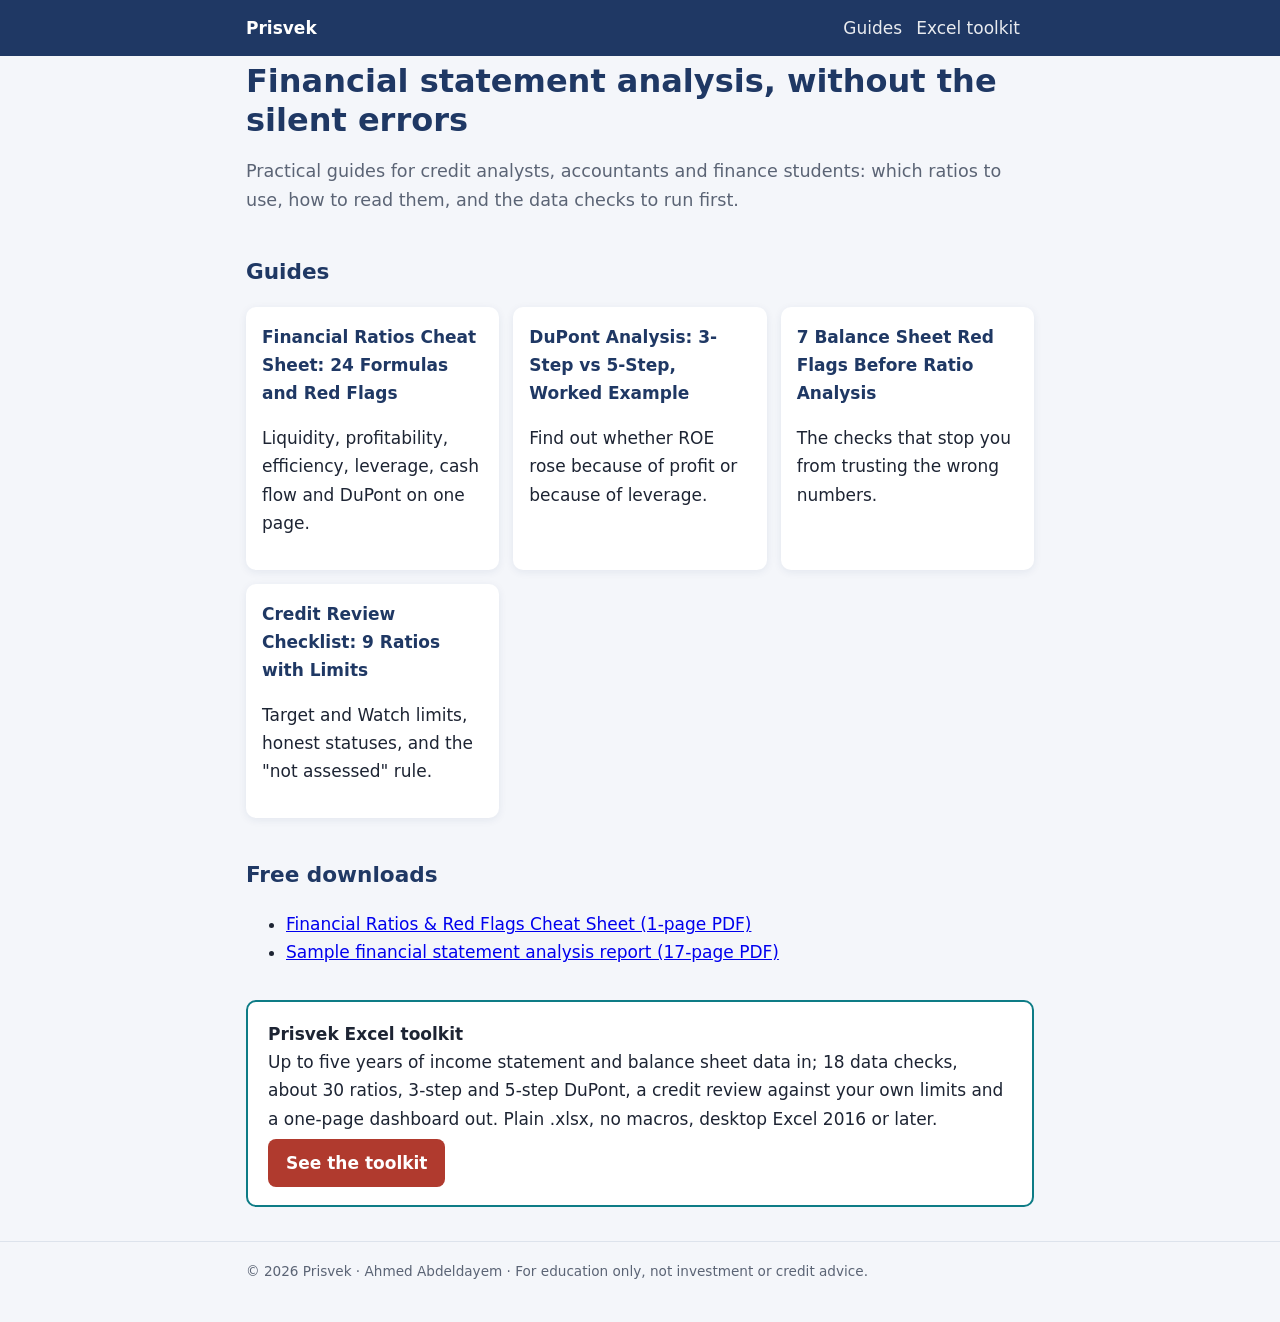
<file: index.html>
<!doctype html>
<html lang="en">
<head>
<meta charset="utf-8">
<meta name="viewport" content="width=device-width,initial-scale=1">
<title>Financial Statement Analysis Guides and Excel Tools | Prisvek</title>
<meta name="description" content="Free guides for financial statement analysis and credit review: financial ratios cheat sheet, DuPont analysis, balance sheet red flags and a credit review checklist, plus an Excel toolkit.">
<meta name="author" content="Ahmed Abdeldayem">
<link rel="canonical" href="https://helloprisvek-prog.github.io/Prisvek/">
<link rel="stylesheet" href="style.css">
<script type="application/ld+json">{"@context":"https://schema.org","@type":"Organization","name":"Prisvek","url":"https://prisvek.gumroad.com","founder":{"@type":"Person","name":"Ahmed Abdeldayem"}}</script>
</head>
<body>
<header><div class="wrap"><a href="index.html">Prisvek</a><nav><a href="#guides">Guides</a><a href="https://prisvek.gumroad.com/l/prisvek">Excel toolkit</a></nav></div></header>
<main class="wrap">
<h1>Financial statement analysis, without the silent errors</h1>
<p class="lede">Practical guides for credit analysts, accountants and finance students: which ratios to use, how to read them, and the data checks to run first.</p>

<h2 id="guides">Guides</h2>
<div class="cards">
<div class="card"><a href="financial-ratios-cheat-sheet.html">Financial Ratios Cheat Sheet: 24 Formulas and Red Flags</a><p>Liquidity, profitability, efficiency, leverage, cash flow and DuPont on one page.</p></div>
<div class="card"><a href="dupont-analysis-3-step-vs-5-step.html">DuPont Analysis: 3-Step vs 5-Step, Worked Example</a><p>Find out whether ROE rose because of profit or because of leverage.</p></div>
<div class="card"><a href="balance-sheet-red-flags.html">7 Balance Sheet Red Flags Before Ratio Analysis</a><p>The checks that stop you from trusting the wrong numbers.</p></div>
<div class="card"><a href="credit-review-checklist.html">Credit Review Checklist: 9 Ratios with Limits</a><p>Target and Watch limits, honest statuses, and the "not assessed" rule.</p></div>
</div>

<h2>Free downloads</h2>
<ul>
<li><a href="https://prisvek.gumroad.com/l/ratios-cheat-sheet">Financial Ratios &amp; Red Flags Cheat Sheet (1-page PDF)</a></li>
<li><a href="https://prisvek.gumroad.com/l/sample-report">Sample financial statement analysis report (17-page PDF)</a></li>
</ul>

<div class="cta">
<b>Prisvek Excel toolkit</b><br>
Up to five years of income statement and balance sheet data in; 18 data checks, about 30 ratios, 3-step and 5-step DuPont, a credit review against your own limits and a one-page dashboard out. Plain .xlsx, no macros, desktop Excel 2016 or later.<br>
<a class="btn red" href="https://prisvek.gumroad.com/l/prisvek">See the toolkit</a>
</div>
</main>
<footer><div class="wrap">© 2026 Prisvek · Ahmed Abdeldayem · For education only, not investment or credit advice.</div></footer>
</body>
</html>
</file>
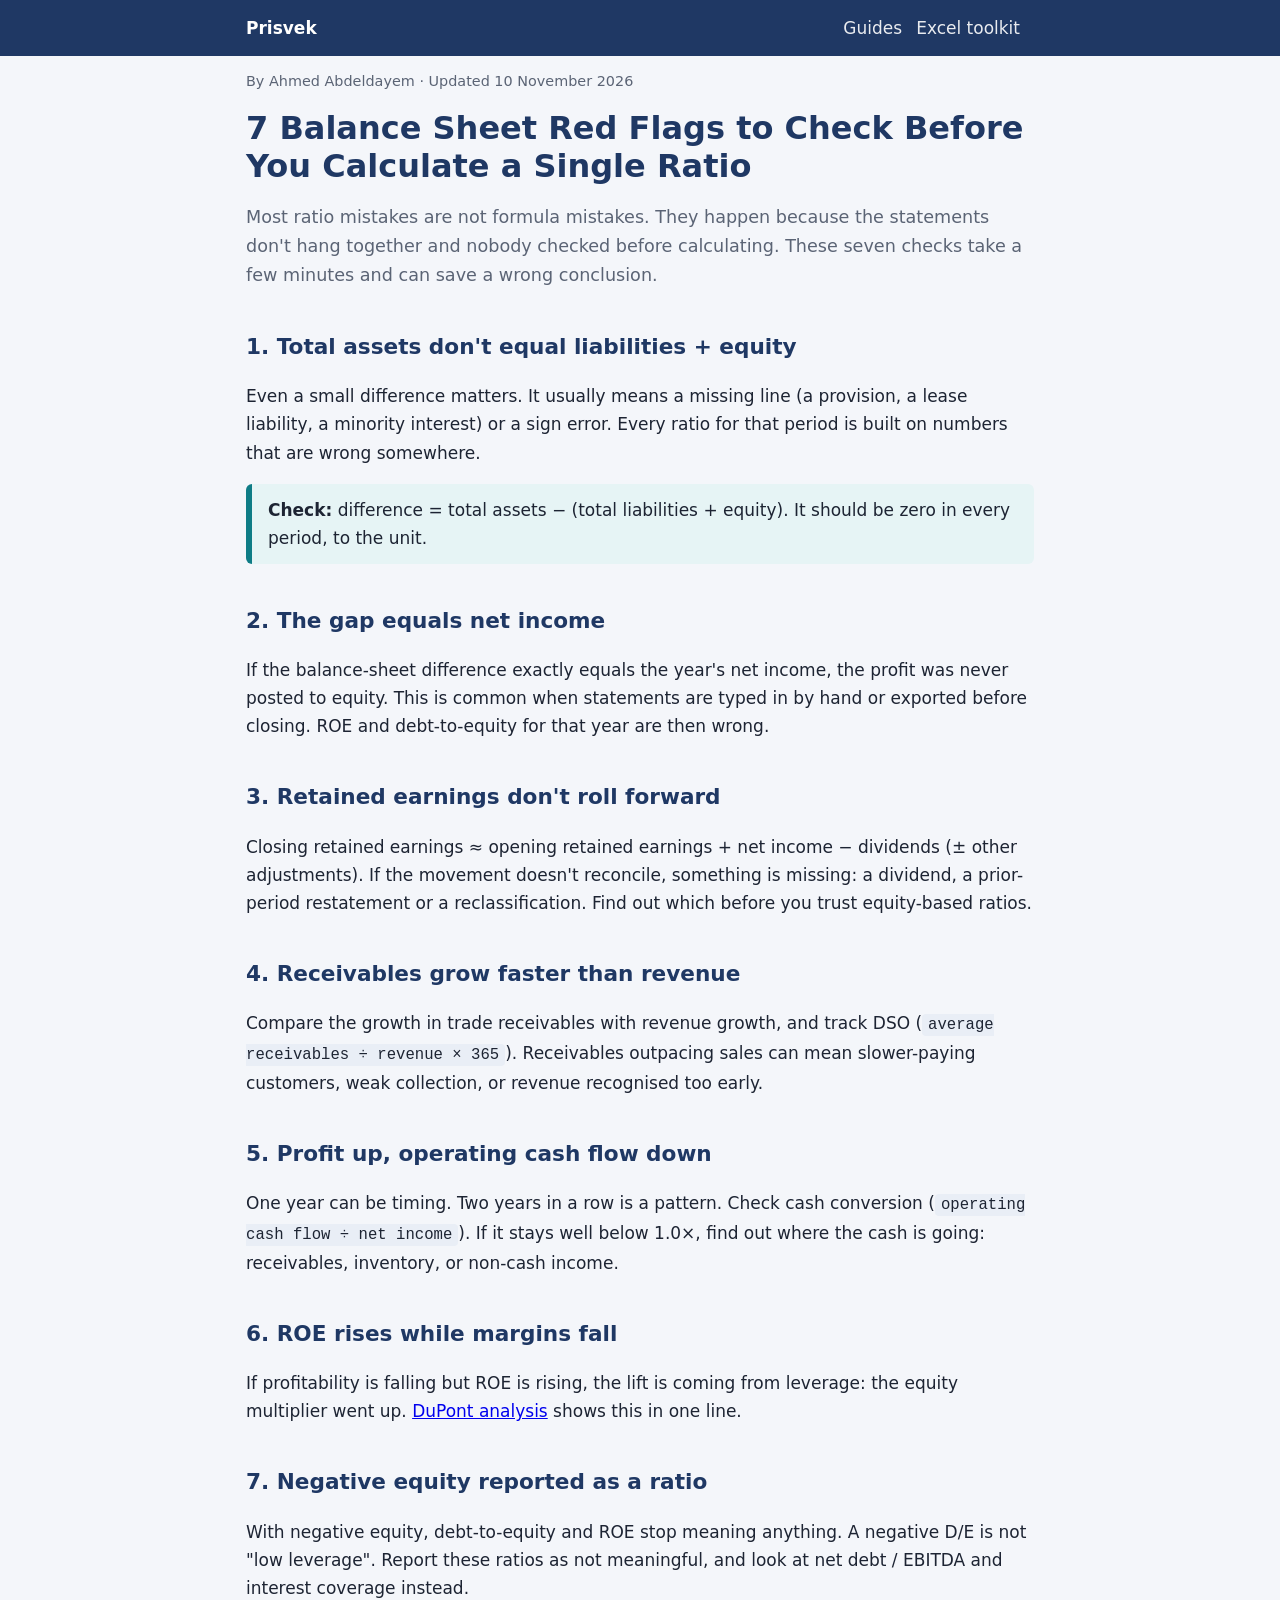
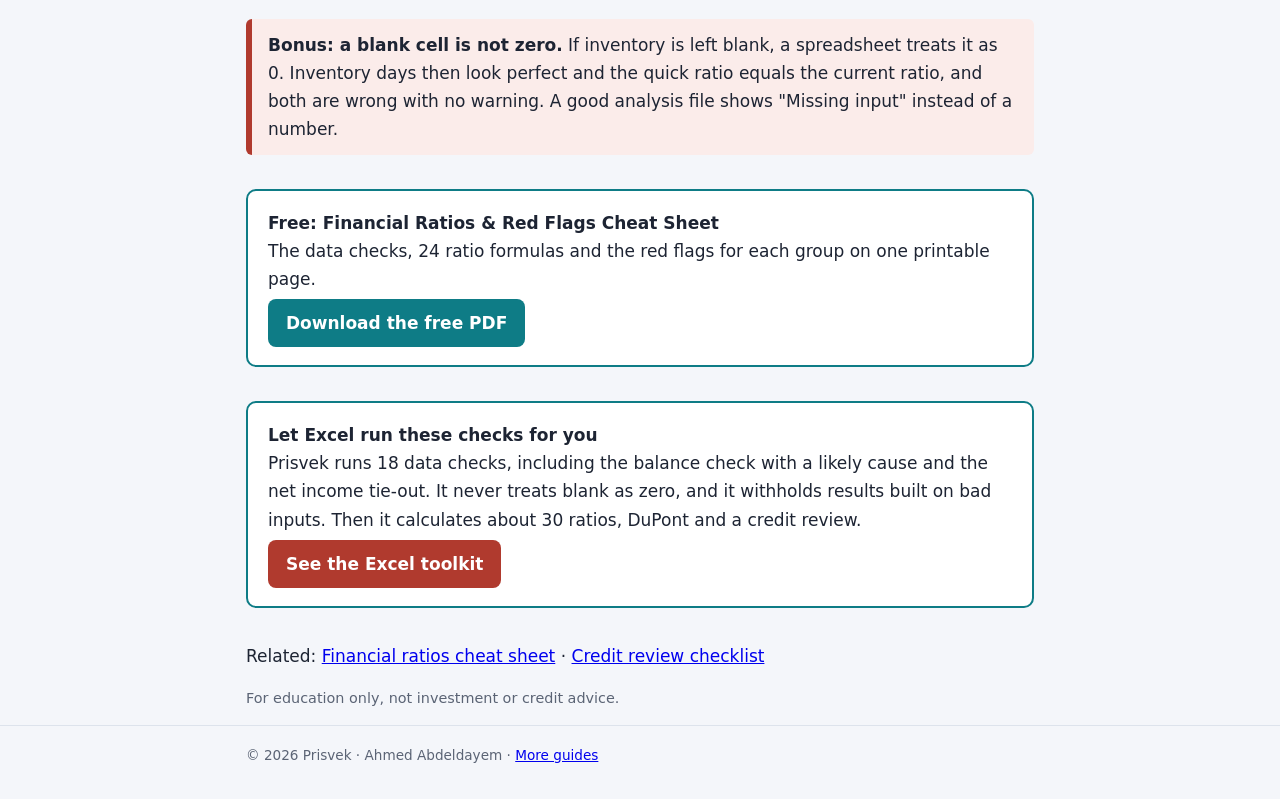
<file: balance-sheet-red-flags.html>
<!doctype html>
<html lang="en">
<head>
<meta charset="utf-8">
<meta name="viewport" content="width=device-width,initial-scale=1">
<title>7 Balance Sheet Red Flags to Check Before Ratio Analysis | Prisvek</title>
<meta name="description" content="Seven balance sheet red flags to check before financial ratio analysis: balance gaps, missing profit in equity, retained earnings roll-forward, receivables, cash flow, ROE and negative equity.">
<meta name="author" content="Ahmed Abdeldayem">
<meta property="og:title" content="7 Balance Sheet Red Flags to Check Before Ratio Analysis">
<meta property="og:type" content="article">
<link rel="canonical" href="https://helloprisvek-prog.github.io/Prisvek/balance-sheet-red-flags.html">
<link rel="stylesheet" href="style.css">
<script type="application/ld+json">{"@context":"https://schema.org","@type":"Article","headline":"7 Balance Sheet Red Flags to Check Before Ratio Analysis","author":{"@type":"Person","name":"Ahmed Abdeldayem"},"publisher":{"@type":"Organization","name":"Prisvek"},"datePublished":"2026-11-10"}</script>
</head>
<body>
<header><div class="wrap"><a href="index.html">Prisvek</a><nav><a href="index.html#guides">Guides</a><a href="https://prisvek.gumroad.com/l/prisvek">Excel toolkit</a></nav></div></header>
<main class="wrap">
<p class="meta">By Ahmed Abdeldayem · Updated 10 November 2026</p>
<h1>7 Balance Sheet Red Flags to Check Before You Calculate a Single Ratio</h1>
<p class="lede">Most ratio mistakes are not formula mistakes. They happen because the statements don't hang together and nobody checked before calculating. These seven checks take a few minutes and can save a wrong conclusion.</p>

<h2>1. Total assets don't equal liabilities + equity</h2>
<p>Even a small difference matters. It usually means a missing line (a provision, a lease liability, a minority interest) or a sign error. Every ratio for that period is built on numbers that are wrong somewhere.</p>
<div class="tip"><b>Check:</b> difference = total assets − (total liabilities + equity). It should be zero in every period, to the unit.</div>

<h2>2. The gap equals net income</h2>
<p>If the balance-sheet difference exactly equals the year's net income, the profit was never posted to equity. This is common when statements are typed in by hand or exported before closing. ROE and debt-to-equity for that year are then wrong.</p>

<h2>3. Retained earnings don't roll forward</h2>
<p>Closing retained earnings ≈ opening retained earnings + net income − dividends (± other adjustments). If the movement doesn't reconcile, something is missing: a dividend, a prior-period restatement or a reclassification. Find out which before you trust equity-based ratios.</p>

<h2>4. Receivables grow faster than revenue</h2>
<p>Compare the growth in trade receivables with revenue growth, and track DSO (<span class="f">average receivables ÷ revenue × 365</span>). Receivables outpacing sales can mean slower-paying customers, weak collection, or revenue recognised too early.</p>

<h2>5. Profit up, operating cash flow down</h2>
<p>One year can be timing. Two years in a row is a pattern. Check cash conversion (<span class="f">operating cash flow ÷ net income</span>). If it stays well below 1.0×, find out where the cash is going: receivables, inventory, or non-cash income.</p>

<h2>6. ROE rises while margins fall</h2>
<p>If profitability is falling but ROE is rising, the lift is coming from leverage: the equity multiplier went up. <a href="dupont-analysis-3-step-vs-5-step.html">DuPont analysis</a> shows this in one line.</p>

<h2>7. Negative equity reported as a ratio</h2>
<p>With negative equity, debt-to-equity and ROE stop meaning anything. A negative D/E is not "low leverage". Report these ratios as not meaningful, and look at net debt / EBITDA and interest coverage instead.</p>

<div class="flag"><b>Bonus: a blank cell is not zero.</b> If inventory is left blank, a spreadsheet treats it as 0. Inventory days then look perfect and the quick ratio equals the current ratio, and both are wrong with no warning. A good analysis file shows "Missing input" instead of a number.</div>

<div class="cta">
<b>Free: Financial Ratios &amp; Red Flags Cheat Sheet</b><br>
The data checks, 24 ratio formulas and the red flags for each group on one printable page.<br>
<a class="btn" href="https://prisvek.gumroad.com/l/ratios-cheat-sheet">Download the free PDF</a>
</div>
<div class="cta">
<b>Let Excel run these checks for you</b><br>
Prisvek runs 18 data checks, including the balance check with a likely cause and the net income tie-out. It never treats blank as zero, and it withholds results built on bad inputs. Then it calculates about 30 ratios, DuPont and a credit review.<br>
<a class="btn red" href="https://prisvek.gumroad.com/l/prisvek">See the Excel toolkit</a>
</div>
<p>Related: <a href="financial-ratios-cheat-sheet.html">Financial ratios cheat sheet</a> · <a href="credit-review-checklist.html">Credit review checklist</a></p>
<p class="meta">For education only, not investment or credit advice.</p>
</main>
<footer><div class="wrap">© 2026 Prisvek · Ahmed Abdeldayem · <a href="index.html">More guides</a></div></footer>
</body>
</html>
</file>
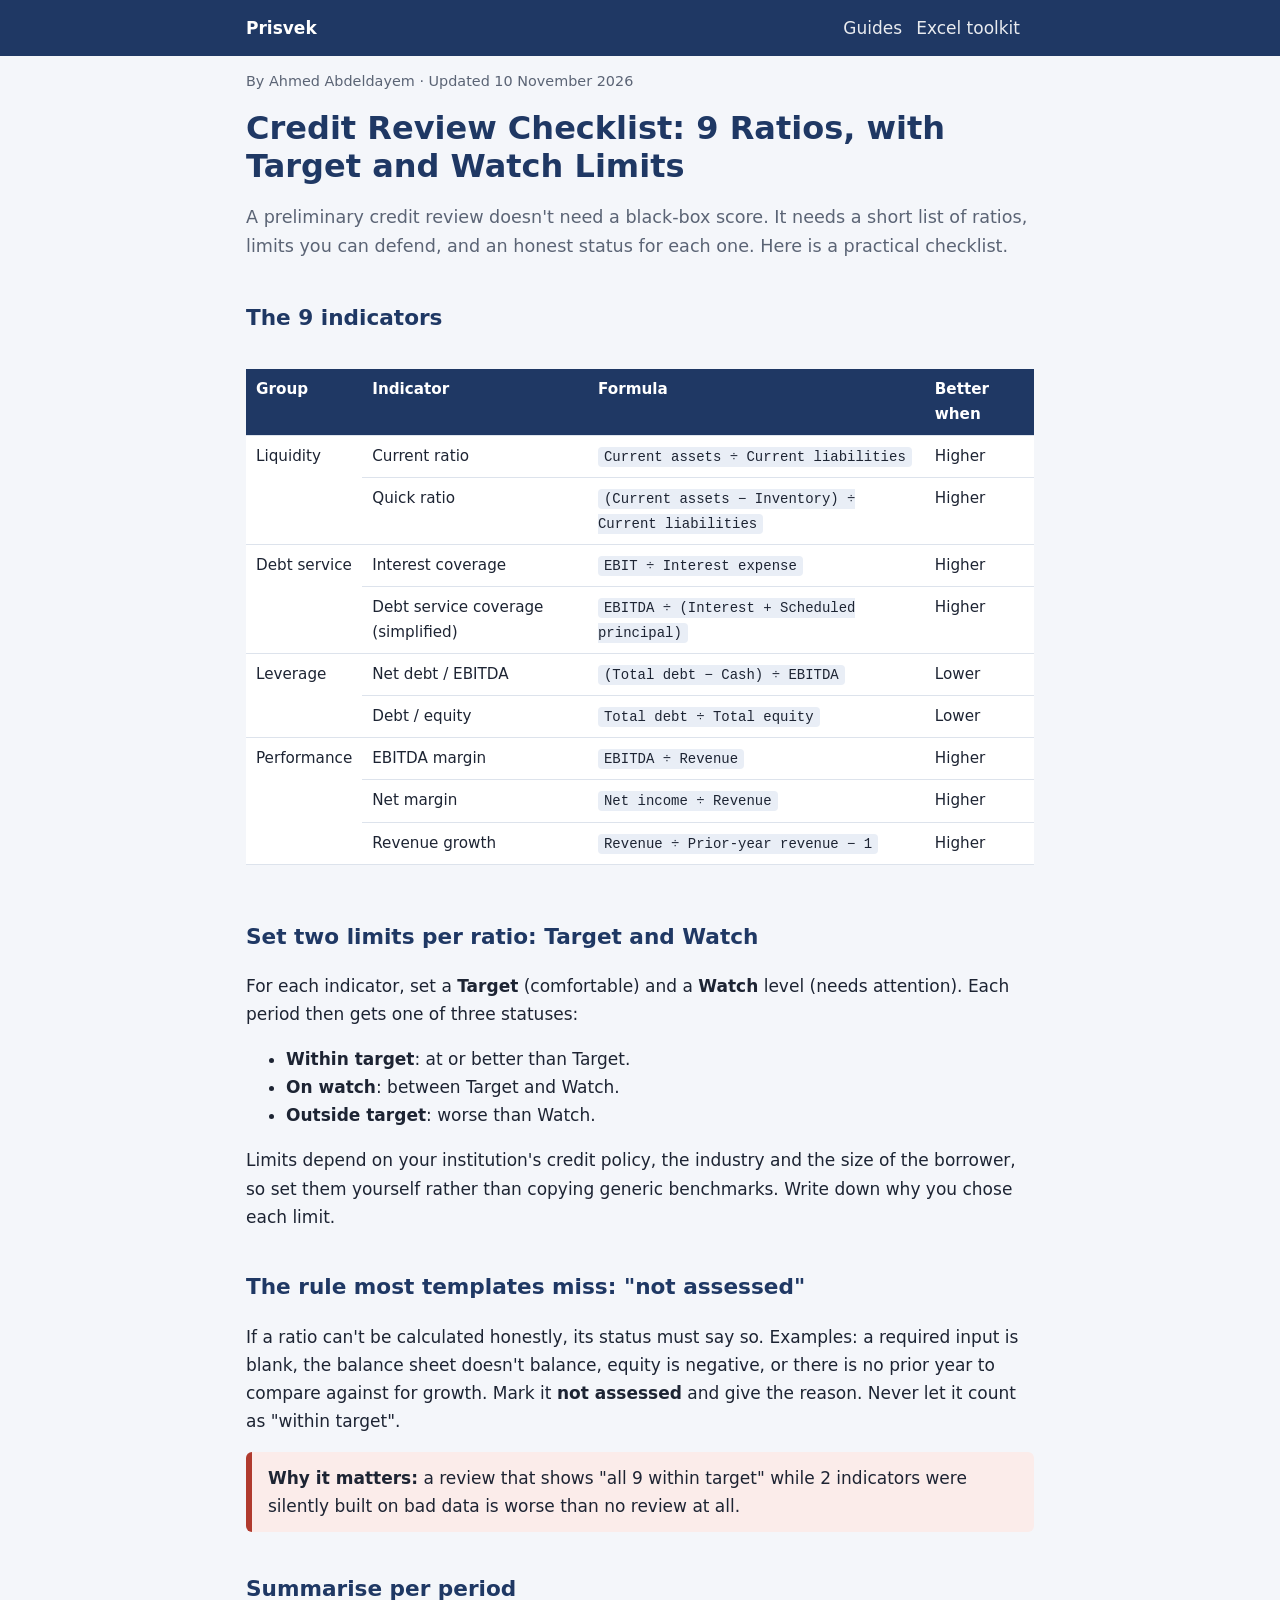
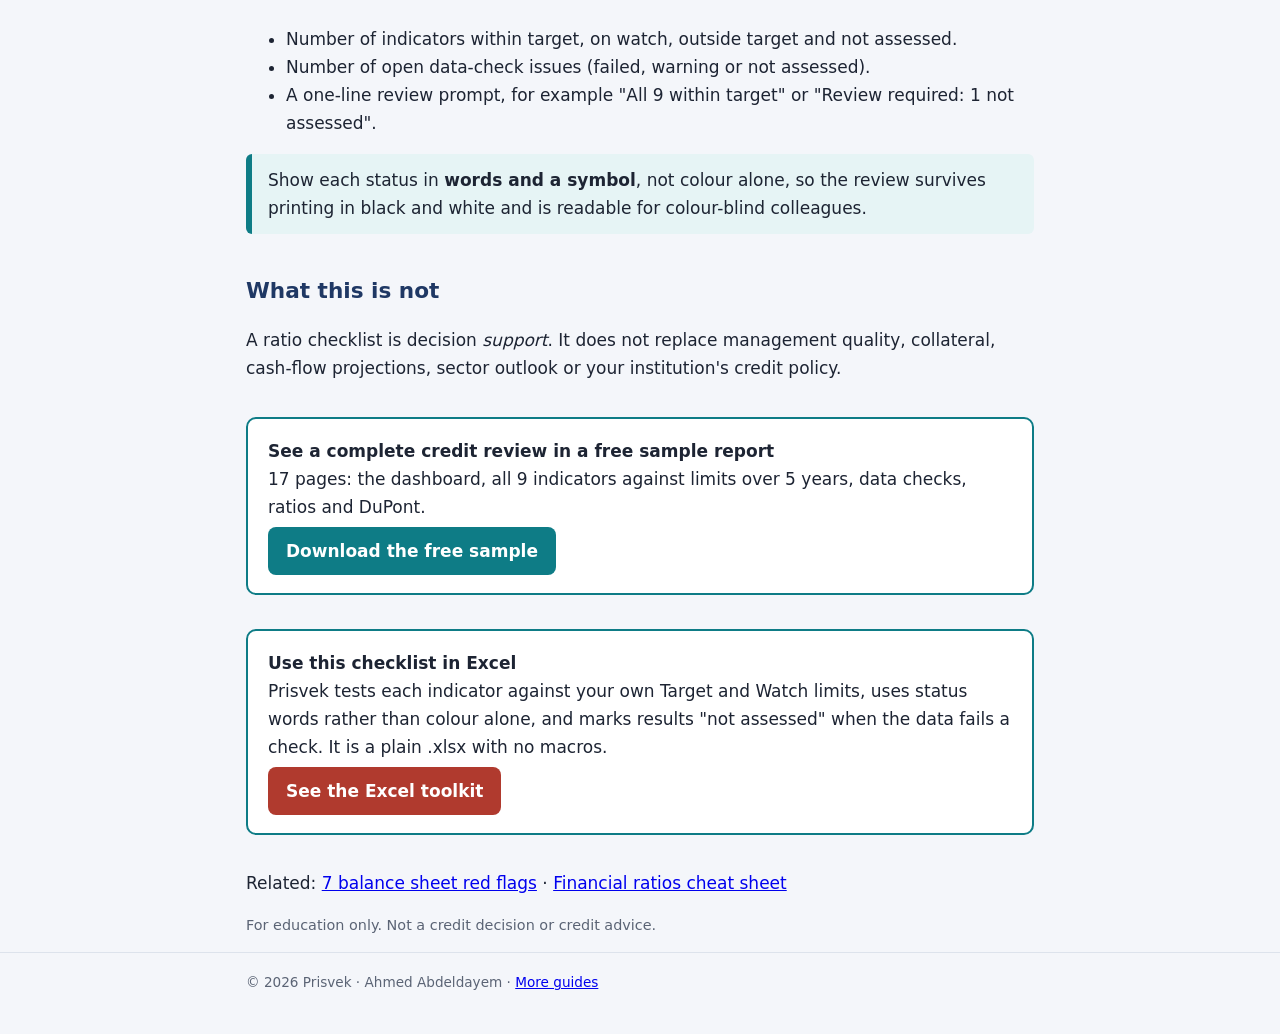
<file: credit-review-checklist.html>
<!doctype html>
<html lang="en">
<head>
<meta charset="utf-8">
<meta name="viewport" content="width=device-width,initial-scale=1">
<title>Credit Review Checklist: 9 Ratios with Target and Watch Limits | Prisvek</title>
<meta name="description" content="A practical credit analysis checklist: 9 financial ratios for a preliminary credit review, how to set target and watch limits, and why ratios built on failed data checks should be 'not assessed'.">
<meta name="author" content="Ahmed Abdeldayem">
<meta property="og:title" content="Credit Review Checklist: 9 Ratios with Target and Watch Limits">
<meta property="og:type" content="article">
<link rel="canonical" href="https://helloprisvek-prog.github.io/Prisvek/credit-review-checklist.html">
<link rel="stylesheet" href="style.css">
<script type="application/ld+json">{"@context":"https://schema.org","@type":"Article","headline":"Credit Review Checklist: 9 Ratios with Target and Watch Limits","author":{"@type":"Person","name":"Ahmed Abdeldayem"},"publisher":{"@type":"Organization","name":"Prisvek"},"datePublished":"2026-11-10"}</script>
</head>
<body>
<header><div class="wrap"><a href="index.html">Prisvek</a><nav><a href="index.html#guides">Guides</a><a href="https://prisvek.gumroad.com/l/prisvek">Excel toolkit</a></nav></div></header>
<main class="wrap">
<p class="meta">By Ahmed Abdeldayem · Updated 10 November 2026</p>
<h1>Credit Review Checklist: 9 Ratios, with Target and Watch Limits</h1>
<p class="lede">A preliminary credit review doesn't need a black-box score. It needs a short list of ratios, limits you can defend, and an honest status for each one. Here is a practical checklist.</p>

<h2>The 9 indicators</h2>
<div class="table-wrap"><table>
<tr><th>Group</th><th>Indicator</th><th>Formula</th><th>Better when</th></tr>
<tr><td rowspan="2">Liquidity</td><td>Current ratio</td><td><span class="f">Current assets ÷ Current liabilities</span></td><td>Higher</td></tr>
<tr><td>Quick ratio</td><td><span class="f">(Current assets − Inventory) ÷ Current liabilities</span></td><td>Higher</td></tr>
<tr><td rowspan="2">Debt service</td><td>Interest coverage</td><td><span class="f">EBIT ÷ Interest expense</span></td><td>Higher</td></tr>
<tr><td>Debt service coverage (simplified)</td><td><span class="f">EBITDA ÷ (Interest + Scheduled principal)</span></td><td>Higher</td></tr>
<tr><td rowspan="2">Leverage</td><td>Net debt / EBITDA</td><td><span class="f">(Total debt − Cash) ÷ EBITDA</span></td><td>Lower</td></tr>
<tr><td>Debt / equity</td><td><span class="f">Total debt ÷ Total equity</span></td><td>Lower</td></tr>
<tr><td rowspan="3">Performance</td><td>EBITDA margin</td><td><span class="f">EBITDA ÷ Revenue</span></td><td>Higher</td></tr>
<tr><td>Net margin</td><td><span class="f">Net income ÷ Revenue</span></td><td>Higher</td></tr>
<tr><td>Revenue growth</td><td><span class="f">Revenue ÷ Prior-year revenue − 1</span></td><td>Higher</td></tr>
</table></div>

<h2>Set two limits per ratio: Target and Watch</h2>
<p>For each indicator, set a <b>Target</b> (comfortable) and a <b>Watch</b> level (needs attention). Each period then gets one of three statuses:</p>
<ul>
<li><b>Within target</b>: at or better than Target.</li>
<li><b>On watch</b>: between Target and Watch.</li>
<li><b>Outside target</b>: worse than Watch.</li>
</ul>
<p>Limits depend on your institution's credit policy, the industry and the size of the borrower, so set them yourself rather than copying generic benchmarks. Write down why you chose each limit.</p>

<h2>The rule most templates miss: "not assessed"</h2>
<p>If a ratio can't be calculated honestly, its status must say so. Examples: a required input is blank, the balance sheet doesn't balance, equity is negative, or there is no prior year to compare against for growth. Mark it <b>not assessed</b> and give the reason. Never let it count as "within target".</p>
<div class="flag"><b>Why it matters:</b> a review that shows "all 9 within target" while 2 indicators were silently built on bad data is worse than no review at all.</div>

<h2>Summarise per period</h2>
<ul>
<li>Number of indicators within target, on watch, outside target and not assessed.</li>
<li>Number of open data-check issues (failed, warning or not assessed).</li>
<li>A one-line review prompt, for example "All 9 within target" or "Review required: 1 not assessed".</li>
</ul>
<div class="tip">Show each status in <b>words and a symbol</b>, not colour alone, so the review survives printing in black and white and is readable for colour-blind colleagues.</div>

<h2>What this is not</h2>
<p>A ratio checklist is decision <i>support</i>. It does not replace management quality, collateral, cash-flow projections, sector outlook or your institution's credit policy.</p>

<div class="cta">
<b>See a complete credit review in a free sample report</b><br>
17 pages: the dashboard, all 9 indicators against limits over 5 years, data checks, ratios and DuPont.<br>
<a class="btn" href="https://prisvek.gumroad.com/l/sample-report">Download the free sample</a>
</div>
<div class="cta">
<b>Use this checklist in Excel</b><br>
Prisvek tests each indicator against your own Target and Watch limits, uses status words rather than colour alone, and marks results "not assessed" when the data fails a check. It is a plain .xlsx with no macros.<br>
<a class="btn red" href="https://prisvek.gumroad.com/l/prisvek">See the Excel toolkit</a>
</div>
<p>Related: <a href="balance-sheet-red-flags.html">7 balance sheet red flags</a> · <a href="financial-ratios-cheat-sheet.html">Financial ratios cheat sheet</a></p>
<p class="meta">For education only. Not a credit decision or credit advice.</p>
</main>
<footer><div class="wrap">© 2026 Prisvek · Ahmed Abdeldayem · <a href="index.html">More guides</a></div></footer>
</body>
</html>
</file>
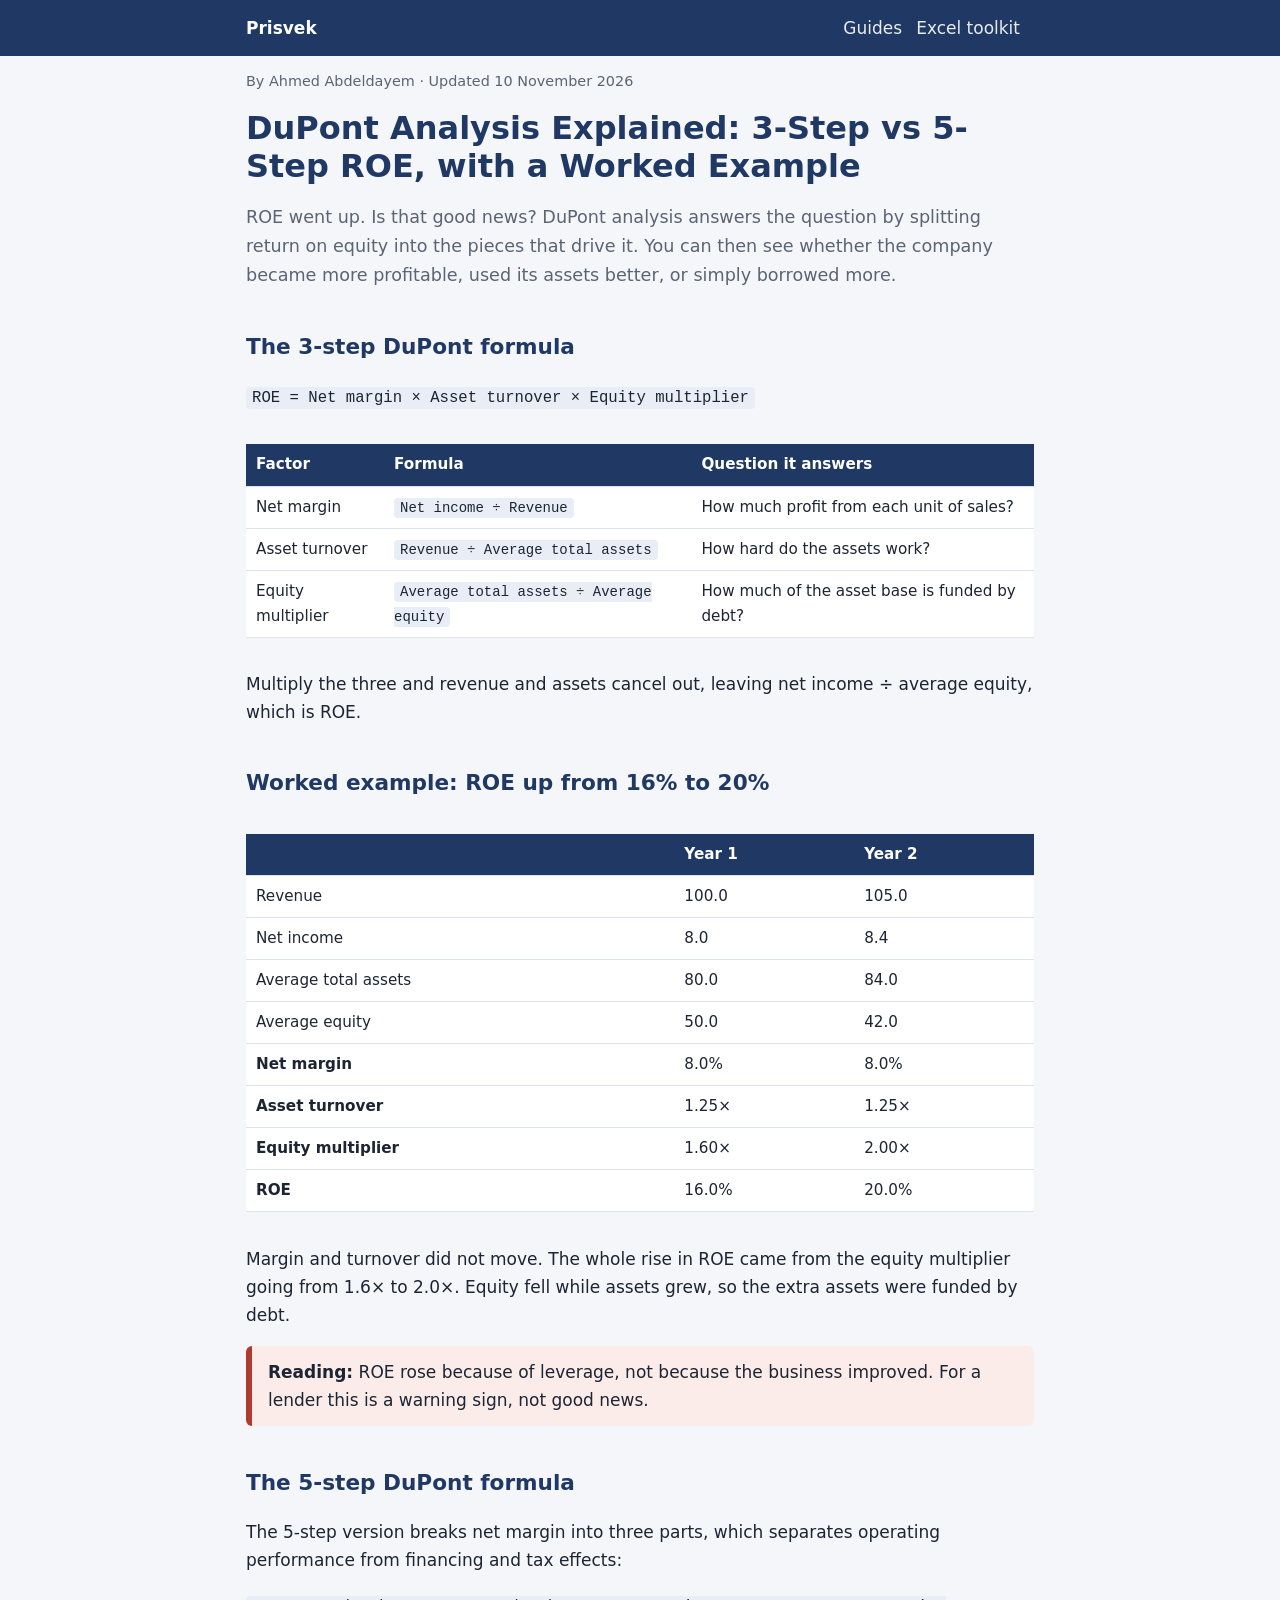
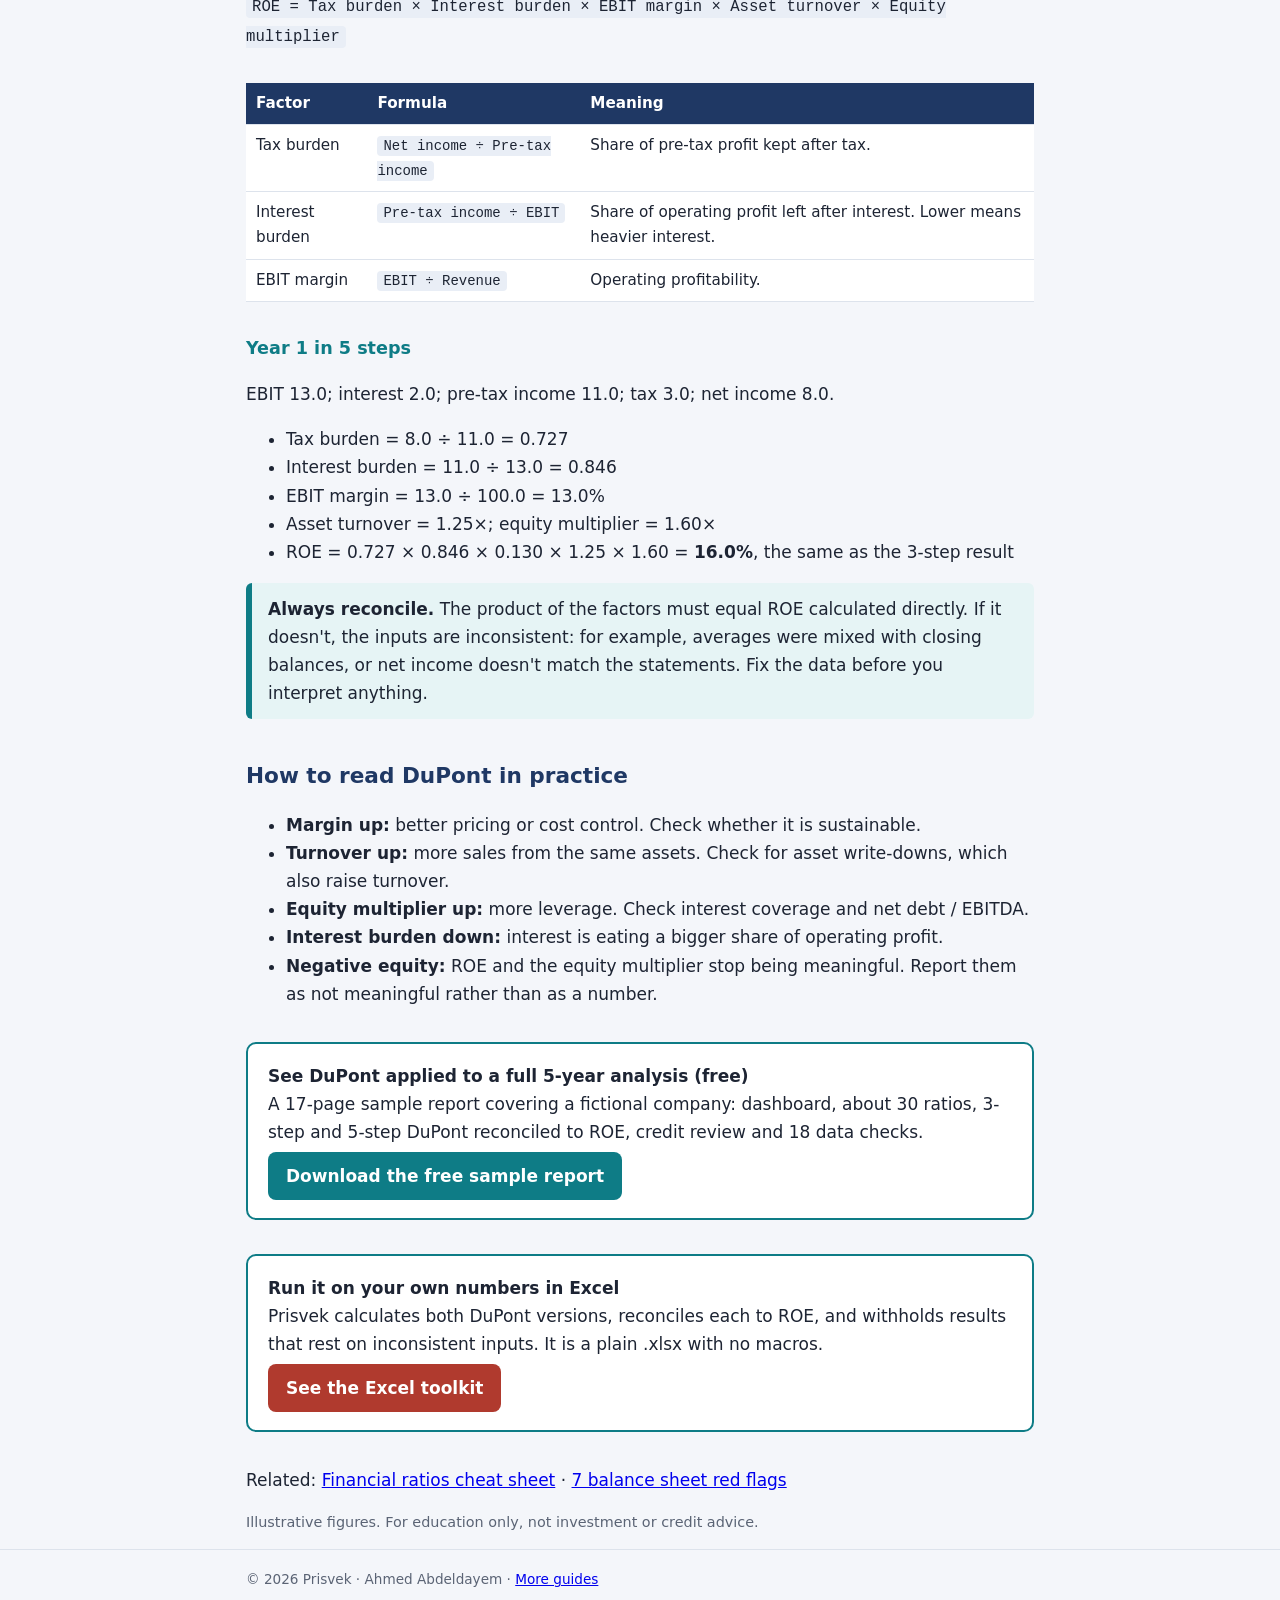
<file: dupont-analysis-3-step-vs-5-step.html>
<!doctype html>
<html lang="en">
<head>
<meta charset="utf-8">
<meta name="viewport" content="width=device-width,initial-scale=1">
<title>DuPont Analysis Explained: 3-Step vs 5-Step ROE (Worked Example) | Prisvek</title>
<meta name="description" content="DuPont analysis explained with a worked example: 3-step and 5-step ROE formulas, how to read each factor, and how to tell if higher ROE came from leverage rather than profitability.">
<meta name="author" content="Ahmed Abdeldayem">
<meta property="og:title" content="DuPont Analysis: 3-Step vs 5-Step ROE, with a Worked Example">
<meta property="og:type" content="article">
<link rel="canonical" href="https://helloprisvek-prog.github.io/Prisvek/dupont-analysis-3-step-vs-5-step.html">
<link rel="stylesheet" href="style.css">
<script type="application/ld+json">{"@context":"https://schema.org","@type":"Article","headline":"DuPont Analysis Explained: 3-Step vs 5-Step ROE","author":{"@type":"Person","name":"Ahmed Abdeldayem"},"publisher":{"@type":"Organization","name":"Prisvek"},"datePublished":"2026-11-10"}</script>
</head>
<body>
<header><div class="wrap"><a href="index.html">Prisvek</a><nav><a href="index.html#guides">Guides</a><a href="https://prisvek.gumroad.com/l/prisvek">Excel toolkit</a></nav></div></header>
<main class="wrap">
<p class="meta">By Ahmed Abdeldayem · Updated 10 November 2026</p>
<h1>DuPont Analysis Explained: 3-Step vs 5-Step ROE, with a Worked Example</h1>
<p class="lede">ROE went up. Is that good news? DuPont analysis answers the question by splitting return on equity into the pieces that drive it. You can then see whether the company became more profitable, used its assets better, or simply borrowed more.</p>

<h2>The 3-step DuPont formula</h2>
<p><span class="f">ROE = Net margin × Asset turnover × Equity multiplier</span></p>
<div class="table-wrap"><table>
<tr><th>Factor</th><th>Formula</th><th>Question it answers</th></tr>
<tr><td>Net margin</td><td><span class="f">Net income ÷ Revenue</span></td><td>How much profit from each unit of sales?</td></tr>
<tr><td>Asset turnover</td><td><span class="f">Revenue ÷ Average total assets</span></td><td>How hard do the assets work?</td></tr>
<tr><td>Equity multiplier</td><td><span class="f">Average total assets ÷ Average equity</span></td><td>How much of the asset base is funded by debt?</td></tr>
</table></div>
<p>Multiply the three and revenue and assets cancel out, leaving net income ÷ average equity, which is ROE.</p>

<h2>Worked example: ROE up from 16% to 20%</h2>
<div class="table-wrap"><table>
<tr><th></th><th>Year 1</th><th>Year 2</th></tr>
<tr><td>Revenue</td><td>100.0</td><td>105.0</td></tr>
<tr><td>Net income</td><td>8.0</td><td>8.4</td></tr>
<tr><td>Average total assets</td><td>80.0</td><td>84.0</td></tr>
<tr><td>Average equity</td><td>50.0</td><td>42.0</td></tr>
<tr><td><b>Net margin</b></td><td>8.0%</td><td>8.0%</td></tr>
<tr><td><b>Asset turnover</b></td><td>1.25×</td><td>1.25×</td></tr>
<tr><td><b>Equity multiplier</b></td><td>1.60×</td><td>2.00×</td></tr>
<tr><td><b>ROE</b></td><td>16.0%</td><td>20.0%</td></tr>
</table></div>
<p>Margin and turnover did not move. The whole rise in ROE came from the equity multiplier going from 1.6× to 2.0×. Equity fell while assets grew, so the extra assets were funded by debt.</p>
<div class="flag"><b>Reading:</b> ROE rose because of leverage, not because the business improved. For a lender this is a warning sign, not good news.</div>

<h2>The 5-step DuPont formula</h2>
<p>The 5-step version breaks net margin into three parts, which separates operating performance from financing and tax effects:</p>
<p><span class="f">ROE = Tax burden × Interest burden × EBIT margin × Asset turnover × Equity multiplier</span></p>
<div class="table-wrap"><table>
<tr><th>Factor</th><th>Formula</th><th>Meaning</th></tr>
<tr><td>Tax burden</td><td><span class="f">Net income ÷ Pre-tax income</span></td><td>Share of pre-tax profit kept after tax.</td></tr>
<tr><td>Interest burden</td><td><span class="f">Pre-tax income ÷ EBIT</span></td><td>Share of operating profit left after interest. Lower means heavier interest.</td></tr>
<tr><td>EBIT margin</td><td><span class="f">EBIT ÷ Revenue</span></td><td>Operating profitability.</td></tr>
</table></div>
<h3>Year 1 in 5 steps</h3>
<p>EBIT 13.0; interest 2.0; pre-tax income 11.0; tax 3.0; net income 8.0.</p>
<ul>
<li>Tax burden = 8.0 ÷ 11.0 = 0.727</li>
<li>Interest burden = 11.0 ÷ 13.0 = 0.846</li>
<li>EBIT margin = 13.0 ÷ 100.0 = 13.0%</li>
<li>Asset turnover = 1.25×; equity multiplier = 1.60×</li>
<li>ROE = 0.727 × 0.846 × 0.130 × 1.25 × 1.60 = <b>16.0%</b>, the same as the 3-step result</li>
</ul>
<div class="tip"><b>Always reconcile.</b> The product of the factors must equal ROE calculated directly. If it doesn't, the inputs are inconsistent: for example, averages were mixed with closing balances, or net income doesn't match the statements. Fix the data before you interpret anything.</div>

<h2>How to read DuPont in practice</h2>
<ul>
<li><b>Margin up:</b> better pricing or cost control. Check whether it is sustainable.</li>
<li><b>Turnover up:</b> more sales from the same assets. Check for asset write-downs, which also raise turnover.</li>
<li><b>Equity multiplier up:</b> more leverage. Check interest coverage and net debt / EBITDA.</li>
<li><b>Interest burden down:</b> interest is eating a bigger share of operating profit.</li>
<li><b>Negative equity:</b> ROE and the equity multiplier stop being meaningful. Report them as not meaningful rather than as a number.</li>
</ul>

<div class="cta">
<b>See DuPont applied to a full 5-year analysis (free)</b><br>
A 17-page sample report covering a fictional company: dashboard, about 30 ratios, 3-step and 5-step DuPont reconciled to ROE, credit review and 18 data checks.<br>
<a class="btn" href="https://prisvek.gumroad.com/l/sample-report">Download the free sample report</a>
</div>
<div class="cta">
<b>Run it on your own numbers in Excel</b><br>
Prisvek calculates both DuPont versions, reconciles each to ROE, and withholds results that rest on inconsistent inputs. It is a plain .xlsx with no macros.<br>
<a class="btn red" href="https://prisvek.gumroad.com/l/prisvek">See the Excel toolkit</a>
</div>
<p>Related: <a href="financial-ratios-cheat-sheet.html">Financial ratios cheat sheet</a> · <a href="balance-sheet-red-flags.html">7 balance sheet red flags</a></p>
<p class="meta">Illustrative figures. For education only, not investment or credit advice.</p>
</main>
<footer><div class="wrap">© 2026 Prisvek · Ahmed Abdeldayem · <a href="index.html">More guides</a></div></footer>
</body>
</html>
</file>
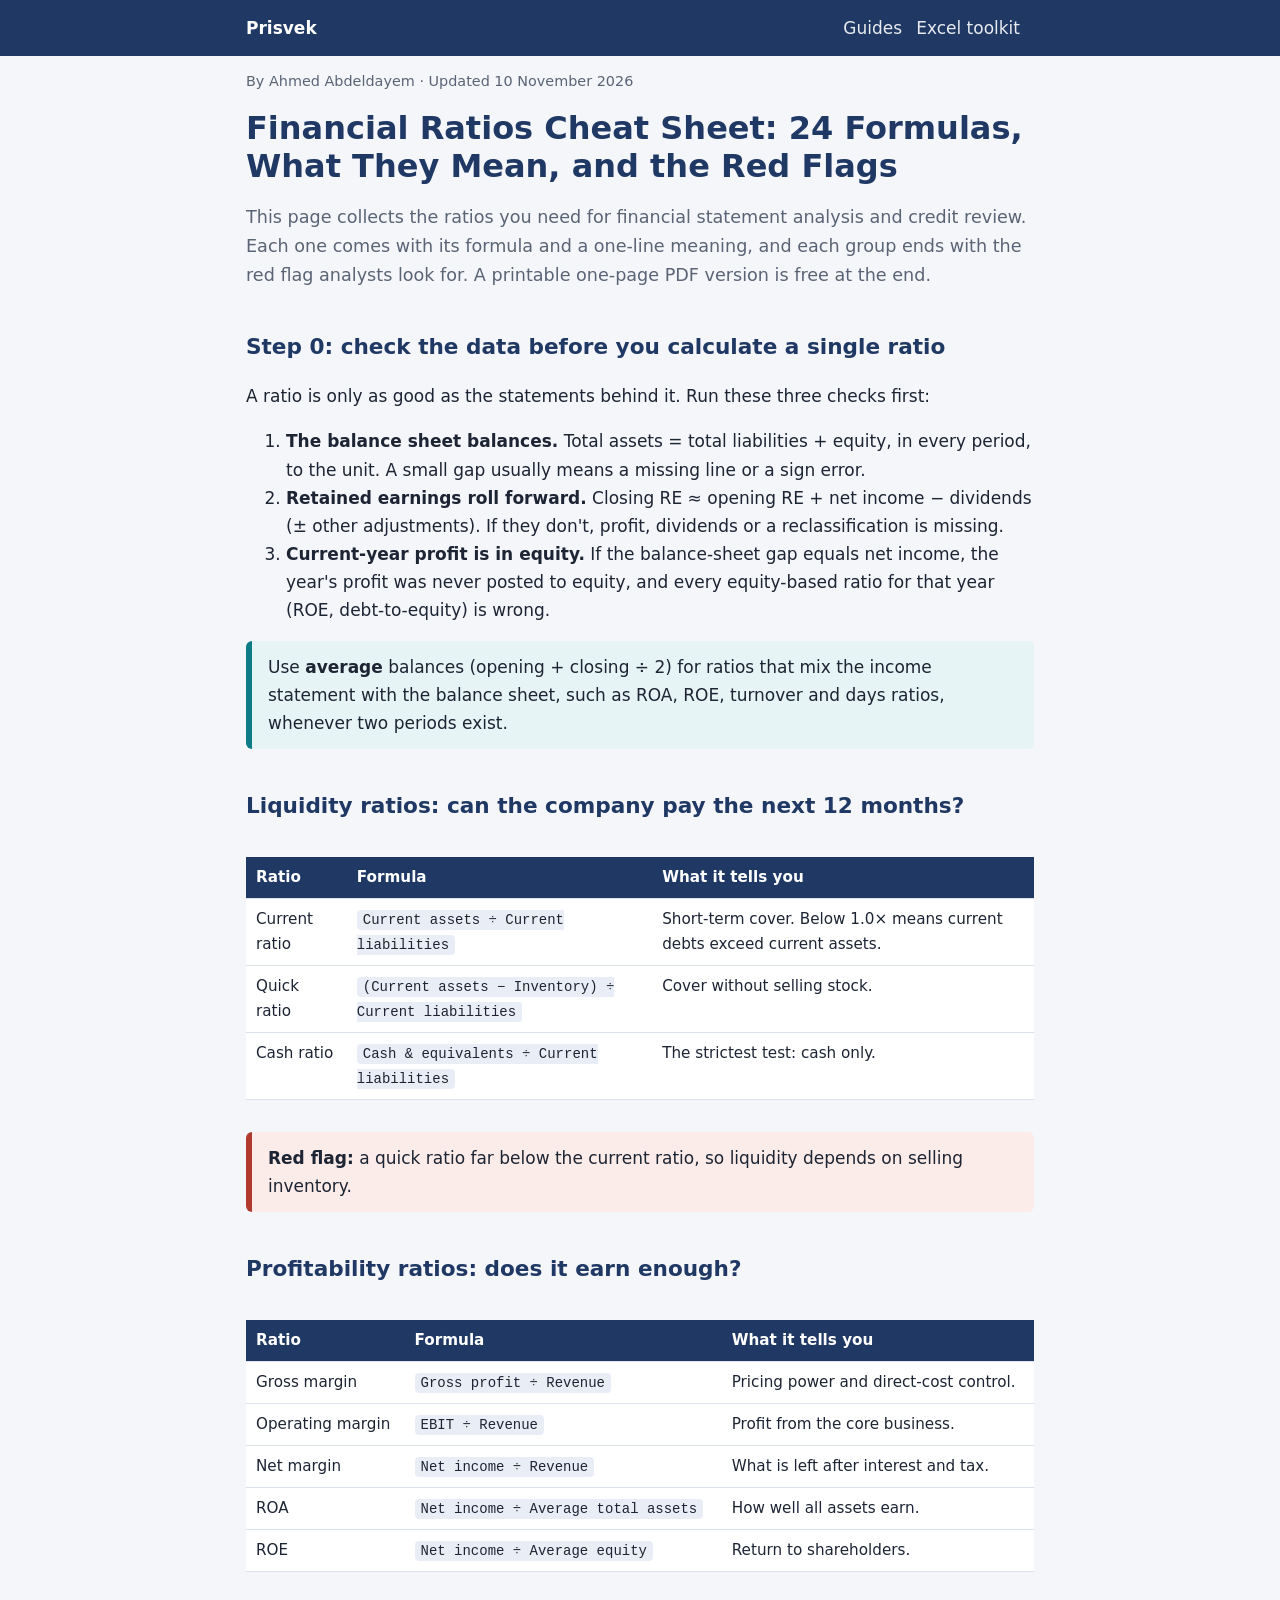
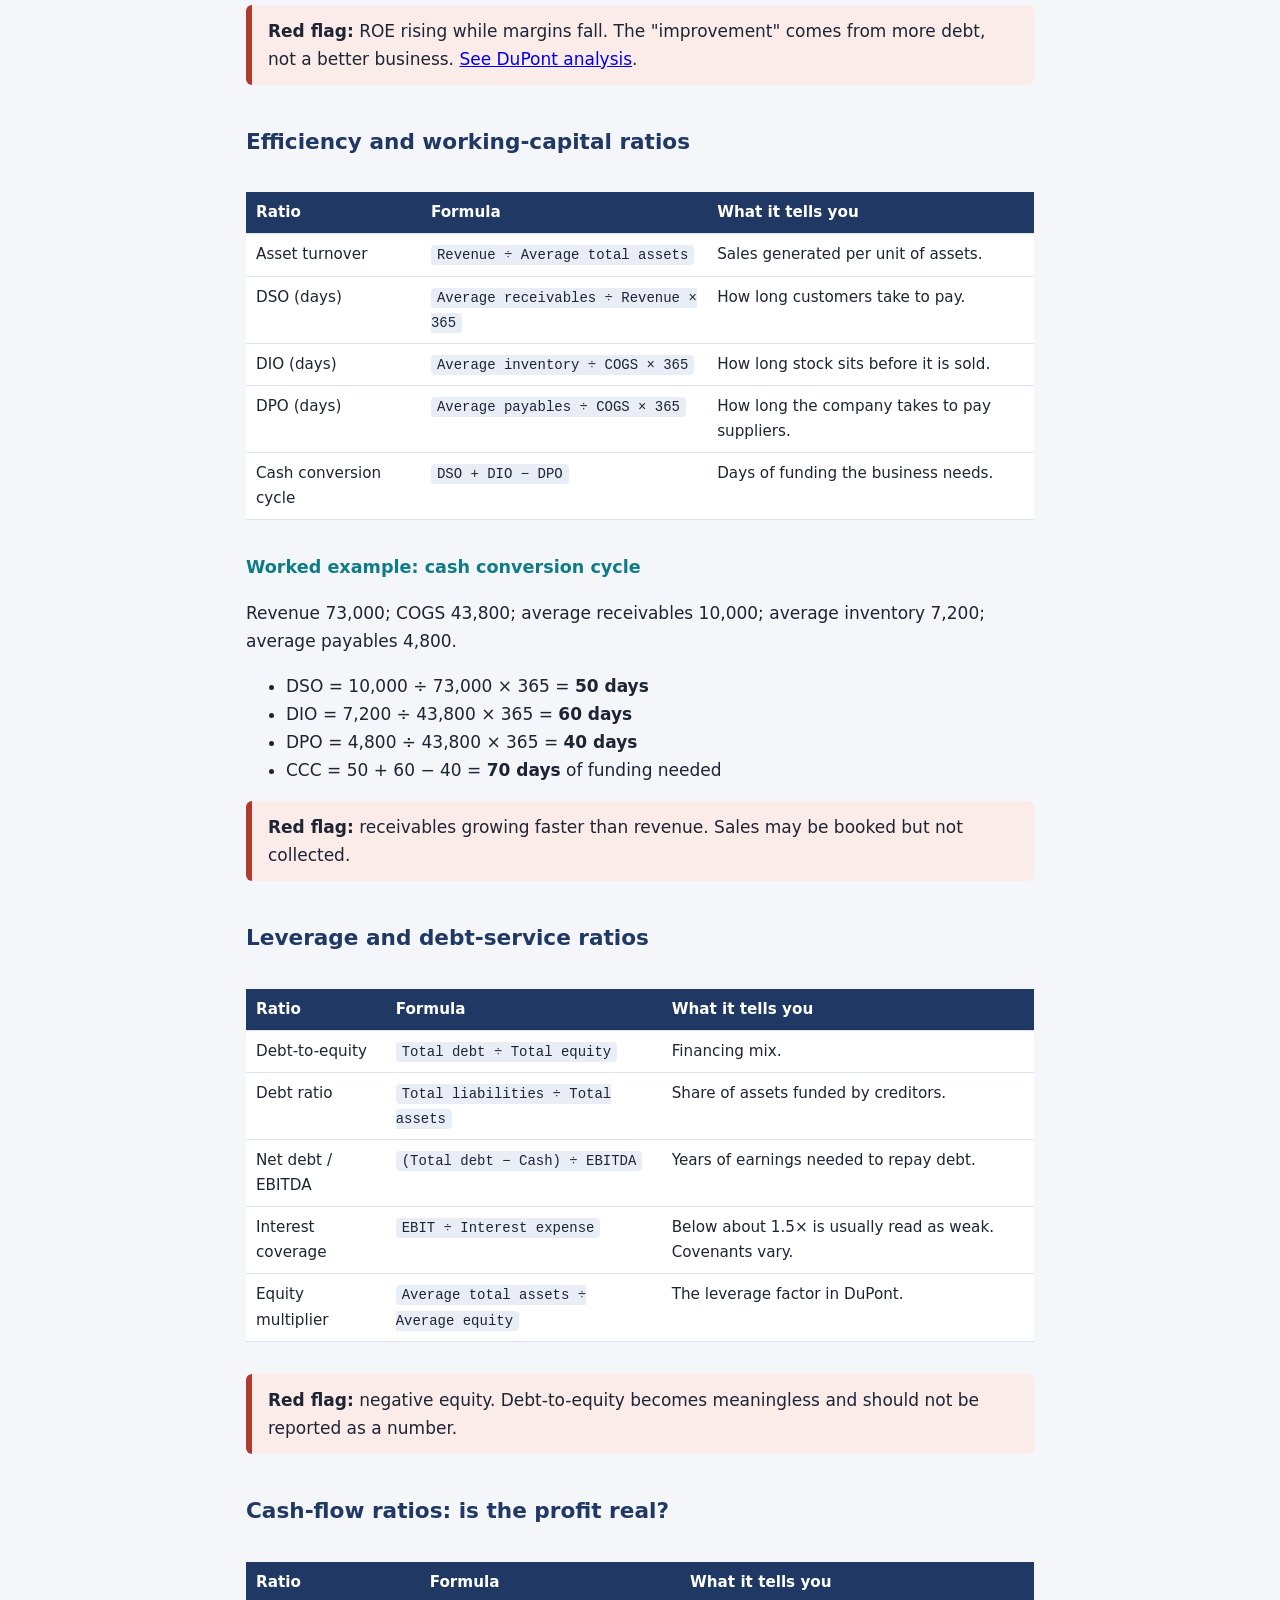
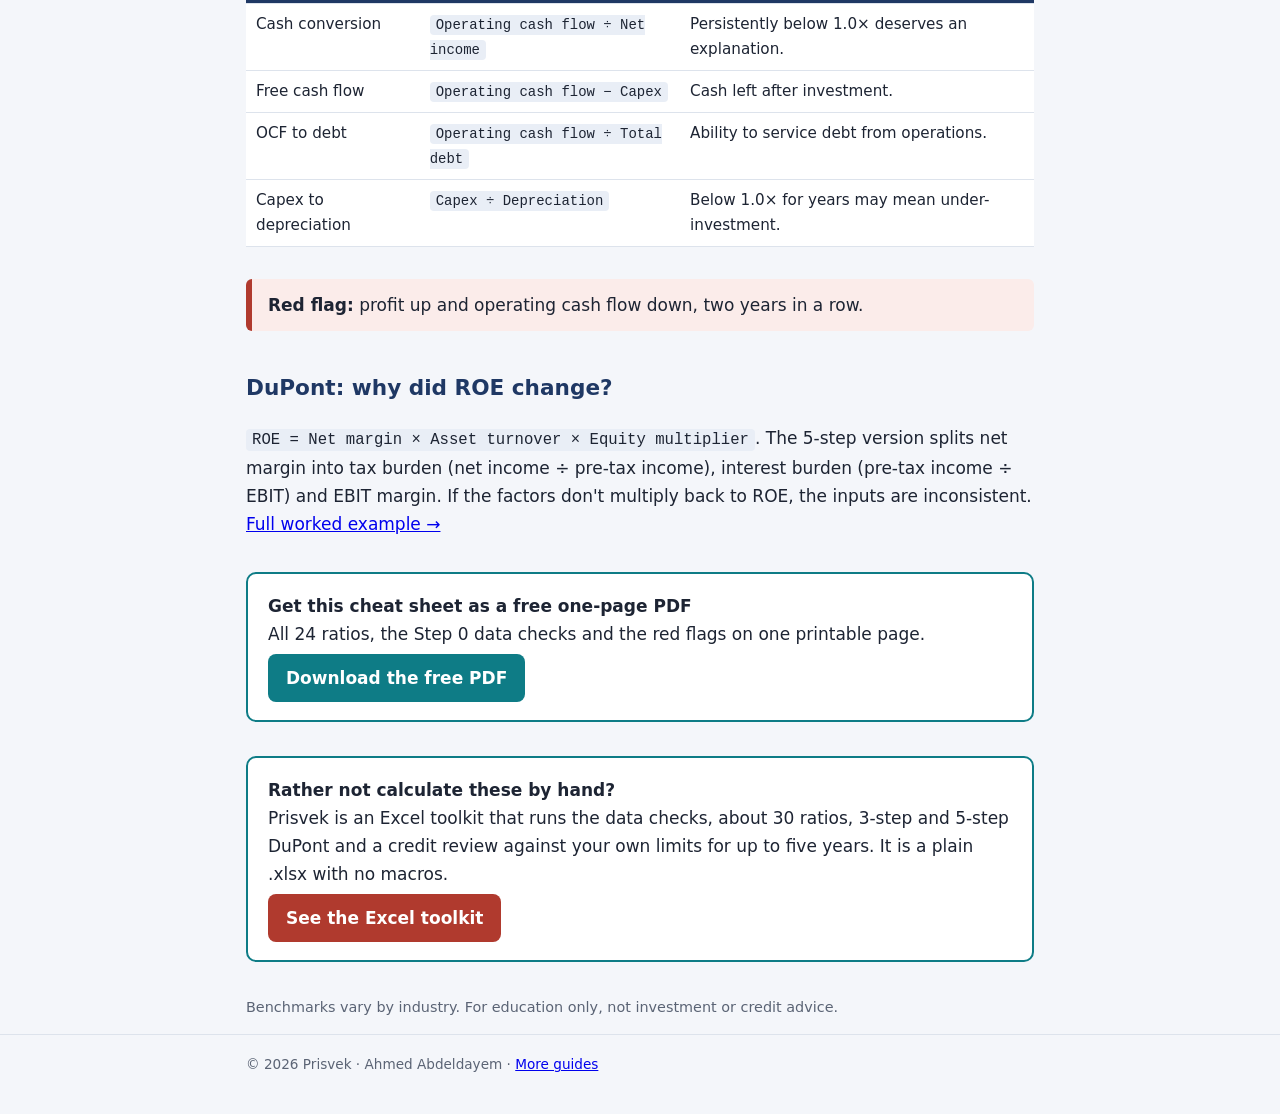
<file: financial-ratios-cheat-sheet.html>
<!doctype html>
<html lang="en">
<head>
<meta charset="utf-8">
<meta name="viewport" content="width=device-width,initial-scale=1">
<title>Financial Ratios Cheat Sheet: 24 Formulas, Meanings and Red Flags | Prisvek</title>
<meta name="description" content="Financial ratios cheat sheet with 24 formulas: liquidity, profitability, efficiency, leverage, cash flow and DuPont, plus the red flag to watch for in each group. Free 1-page PDF.">
<meta name="author" content="Ahmed Abdeldayem">
<meta property="og:title" content="Financial Ratios Cheat Sheet: 24 Formulas and Red Flags">
<meta property="og:description" content="24 financial ratio formulas with meanings and red flags. Free 1-page PDF.">
<meta property="og:type" content="article">
<link rel="canonical" href="https://helloprisvek-prog.github.io/Prisvek/financial-ratios-cheat-sheet.html">
<link rel="stylesheet" href="style.css">
<script type="application/ld+json">{"@context":"https://schema.org","@type":"Article","headline":"Financial Ratios Cheat Sheet: 24 Formulas, Meanings and Red Flags","author":{"@type":"Person","name":"Ahmed Abdeldayem"},"publisher":{"@type":"Organization","name":"Prisvek"},"datePublished":"2026-11-10"}</script>
</head>
<body>
<header><div class="wrap"><a href="index.html">Prisvek</a><nav><a href="index.html#guides">Guides</a><a href="https://prisvek.gumroad.com/l/prisvek">Excel toolkit</a></nav></div></header>
<main class="wrap">
<p class="meta">By Ahmed Abdeldayem · Updated 10 November 2026</p>
<h1>Financial Ratios Cheat Sheet: 24 Formulas, What They Mean, and the Red Flags</h1>
<p class="lede">This page collects the ratios you need for financial statement analysis and credit review. Each one comes with its formula and a one-line meaning, and each group ends with the red flag analysts look for. A printable one-page PDF version is free at the end.</p>

<h2>Step 0: check the data before you calculate a single ratio</h2>
<p>A ratio is only as good as the statements behind it. Run these three checks first:</p>
<ol>
<li><b>The balance sheet balances.</b> Total assets = total liabilities + equity, in every period, to the unit. A small gap usually means a missing line or a sign error.</li>
<li><b>Retained earnings roll forward.</b> Closing RE ≈ opening RE + net income − dividends (± other adjustments). If they don't, profit, dividends or a reclassification is missing.</li>
<li><b>Current-year profit is in equity.</b> If the balance-sheet gap equals net income, the year's profit was never posted to equity, and every equity-based ratio for that year (ROE, debt-to-equity) is wrong.</li>
</ol>
<div class="tip">Use <b>average</b> balances (opening + closing ÷ 2) for ratios that mix the income statement with the balance sheet, such as ROA, ROE, turnover and days ratios, whenever two periods exist.</div>

<h2>Liquidity ratios: can the company pay the next 12 months?</h2>
<div class="table-wrap"><table>
<tr><th>Ratio</th><th>Formula</th><th>What it tells you</th></tr>
<tr><td>Current ratio</td><td><span class="f">Current assets ÷ Current liabilities</span></td><td>Short-term cover. Below 1.0× means current debts exceed current assets.</td></tr>
<tr><td>Quick ratio</td><td><span class="f">(Current assets − Inventory) ÷ Current liabilities</span></td><td>Cover without selling stock.</td></tr>
<tr><td>Cash ratio</td><td><span class="f">Cash &amp; equivalents ÷ Current liabilities</span></td><td>The strictest test: cash only.</td></tr>
</table></div>
<div class="flag"><b>Red flag:</b> a quick ratio far below the current ratio, so liquidity depends on selling inventory.</div>

<h2>Profitability ratios: does it earn enough?</h2>
<div class="table-wrap"><table>
<tr><th>Ratio</th><th>Formula</th><th>What it tells you</th></tr>
<tr><td>Gross margin</td><td><span class="f">Gross profit ÷ Revenue</span></td><td>Pricing power and direct-cost control.</td></tr>
<tr><td>Operating margin</td><td><span class="f">EBIT ÷ Revenue</span></td><td>Profit from the core business.</td></tr>
<tr><td>Net margin</td><td><span class="f">Net income ÷ Revenue</span></td><td>What is left after interest and tax.</td></tr>
<tr><td>ROA</td><td><span class="f">Net income ÷ Average total assets</span></td><td>How well all assets earn.</td></tr>
<tr><td>ROE</td><td><span class="f">Net income ÷ Average equity</span></td><td>Return to shareholders.</td></tr>
</table></div>
<div class="flag"><b>Red flag:</b> ROE rising while margins fall. The "improvement" comes from more debt, not a better business. <a href="dupont-analysis-3-step-vs-5-step.html">See DuPont analysis</a>.</div>

<h2>Efficiency and working-capital ratios</h2>
<div class="table-wrap"><table>
<tr><th>Ratio</th><th>Formula</th><th>What it tells you</th></tr>
<tr><td>Asset turnover</td><td><span class="f">Revenue ÷ Average total assets</span></td><td>Sales generated per unit of assets.</td></tr>
<tr><td>DSO (days)</td><td><span class="f">Average receivables ÷ Revenue × 365</span></td><td>How long customers take to pay.</td></tr>
<tr><td>DIO (days)</td><td><span class="f">Average inventory ÷ COGS × 365</span></td><td>How long stock sits before it is sold.</td></tr>
<tr><td>DPO (days)</td><td><span class="f">Average payables ÷ COGS × 365</span></td><td>How long the company takes to pay suppliers.</td></tr>
<tr><td>Cash conversion cycle</td><td><span class="f">DSO + DIO − DPO</span></td><td>Days of funding the business needs.</td></tr>
</table></div>
<h3>Worked example: cash conversion cycle</h3>
<p>Revenue 73,000; COGS 43,800; average receivables 10,000; average inventory 7,200; average payables 4,800.</p>
<ul>
<li>DSO = 10,000 ÷ 73,000 × 365 = <b>50 days</b></li>
<li>DIO = 7,200 ÷ 43,800 × 365 = <b>60 days</b></li>
<li>DPO = 4,800 ÷ 43,800 × 365 = <b>40 days</b></li>
<li>CCC = 50 + 60 − 40 = <b>70 days</b> of funding needed</li>
</ul>
<div class="flag"><b>Red flag:</b> receivables growing faster than revenue. Sales may be booked but not collected.</div>

<h2>Leverage and debt-service ratios</h2>
<div class="table-wrap"><table>
<tr><th>Ratio</th><th>Formula</th><th>What it tells you</th></tr>
<tr><td>Debt-to-equity</td><td><span class="f">Total debt ÷ Total equity</span></td><td>Financing mix.</td></tr>
<tr><td>Debt ratio</td><td><span class="f">Total liabilities ÷ Total assets</span></td><td>Share of assets funded by creditors.</td></tr>
<tr><td>Net debt / EBITDA</td><td><span class="f">(Total debt − Cash) ÷ EBITDA</span></td><td>Years of earnings needed to repay debt.</td></tr>
<tr><td>Interest coverage</td><td><span class="f">EBIT ÷ Interest expense</span></td><td>Below about 1.5× is usually read as weak. Covenants vary.</td></tr>
<tr><td>Equity multiplier</td><td><span class="f">Average total assets ÷ Average equity</span></td><td>The leverage factor in DuPont.</td></tr>
</table></div>
<div class="flag"><b>Red flag:</b> negative equity. Debt-to-equity becomes meaningless and should not be reported as a number.</div>

<h2>Cash-flow ratios: is the profit real?</h2>
<div class="table-wrap"><table>
<tr><th>Ratio</th><th>Formula</th><th>What it tells you</th></tr>
<tr><td>Cash conversion</td><td><span class="f">Operating cash flow ÷ Net income</span></td><td>Persistently below 1.0× deserves an explanation.</td></tr>
<tr><td>Free cash flow</td><td><span class="f">Operating cash flow − Capex</span></td><td>Cash left after investment.</td></tr>
<tr><td>OCF to debt</td><td><span class="f">Operating cash flow ÷ Total debt</span></td><td>Ability to service debt from operations.</td></tr>
<tr><td>Capex to depreciation</td><td><span class="f">Capex ÷ Depreciation</span></td><td>Below 1.0× for years may mean under-investment.</td></tr>
</table></div>
<div class="flag"><b>Red flag:</b> profit up and operating cash flow down, two years in a row.</div>

<h2>DuPont: why did ROE change?</h2>
<p><span class="f">ROE = Net margin × Asset turnover × Equity multiplier</span>. The 5-step version splits net margin into tax burden (net income ÷ pre-tax income), interest burden (pre-tax income ÷ EBIT) and EBIT margin. If the factors don't multiply back to ROE, the inputs are inconsistent. <a href="dupont-analysis-3-step-vs-5-step.html">Full worked example →</a></p>

<div class="cta">
<b>Get this cheat sheet as a free one-page PDF</b><br>
All 24 ratios, the Step 0 data checks and the red flags on one printable page.<br>
<a class="btn" href="https://prisvek.gumroad.com/l/ratios-cheat-sheet">Download the free PDF</a>
</div>
<div class="cta">
<b>Rather not calculate these by hand?</b><br>
Prisvek is an Excel toolkit that runs the data checks, about 30 ratios, 3-step and 5-step DuPont and a credit review against your own limits for up to five years. It is a plain .xlsx with no macros.<br>
<a class="btn red" href="https://prisvek.gumroad.com/l/prisvek">See the Excel toolkit</a>
</div>
<p class="meta">Benchmarks vary by industry. For education only, not investment or credit advice.</p>
</main>
<footer><div class="wrap">© 2026 Prisvek · Ahmed Abdeldayem · <a href="index.html">More guides</a></div></footer>
</body>
</html>
</file>
<file: style.css>
:root{--navy:#1F3864;--teal:#0E7C86;--red:#B03A2E;--bg:#F4F6FA;--ink:#1d2433;--muted:#5b6475;--card:#fff}
*{box-sizing:border-box}
body{margin:0;background:var(--bg);color:var(--ink);font:17px/1.65 "Segoe UI",system-ui,-apple-system,Arial,sans-serif}
header{background:var(--navy);color:#fff}
.wrap{max-width:820px;margin:0 auto;padding:0 16px}
header .wrap{display:flex;align-items:center;justify-content:space-between;gap:12px;padding:14px 16px}
header a{color:#fff;text-decoration:none;font-weight:700}
header nav a{font-weight:500;margin-left:16px;opacity:.9}
main{padding:28px 0 48px}
h1{font-size:2rem;line-height:1.2;color:var(--navy);margin:.2em 0 .4em}
h2{color:var(--navy);margin-top:1.8em;font-size:1.35rem}
h3{color:var(--teal);font-size:1.1rem;margin-bottom:.2em}
.lede{font-size:1.1rem;color:var(--muted)}
.meta{color:var(--muted);font-size:.9rem}
code,.f{font-family:Consolas,Menlo,monospace;background:#e9eef6;padding:2px 6px;border-radius:4px;font-size:.92em}
table{width:100%;border-collapse:collapse;background:var(--card);margin:1em 0;font-size:.95rem}
th,td{border-bottom:1px solid #dde3ec;padding:8px 10px;text-align:left;vertical-align:top}
th{background:var(--navy);color:#fff}
.flag{background:#fbecea;border-left:6px solid var(--red);padding:12px 16px;border-radius:6px;margin:1em 0}
.tip{background:#e6f4f5;border-left:6px solid var(--teal);padding:12px 16px;border-radius:6px;margin:1em 0}
.cta{background:var(--card);border:2px solid var(--teal);border-radius:10px;padding:18px 20px;margin:2em 0}
.cta a.btn{display:inline-block;background:var(--teal);color:#fff;text-decoration:none;font-weight:700;padding:10px 18px;border-radius:8px;margin-top:6px}
.cta a.btn.red{background:var(--red)}
.cards{display:grid;grid-template-columns:repeat(auto-fit,minmax(240px,1fr));gap:14px}
.card{background:var(--card);border-radius:10px;padding:16px;box-shadow:0 2px 8px rgba(31,56,100,.08)}
.card a{color:var(--navy);font-weight:700;text-decoration:none}
footer{color:var(--muted);font-size:.85rem;border-top:1px solid #dde3ec;padding:18px 0 40px}
.table-wrap{overflow-x:auto}

header .wrap{flex-wrap:wrap}
header nav a{margin-left:0;margin-right:14px}
html,body{max-width:100%;overflow-x:hidden}
main{overflow-wrap:break-word}
.f,code{white-space:normal;word-break:break-word}
@media (max-width:600px){th,td{padding:6px 6px;font-size:.88rem}}
@media (max-width:600px){h1{font-size:1.6rem}body{font-size:16px}}
</file>
